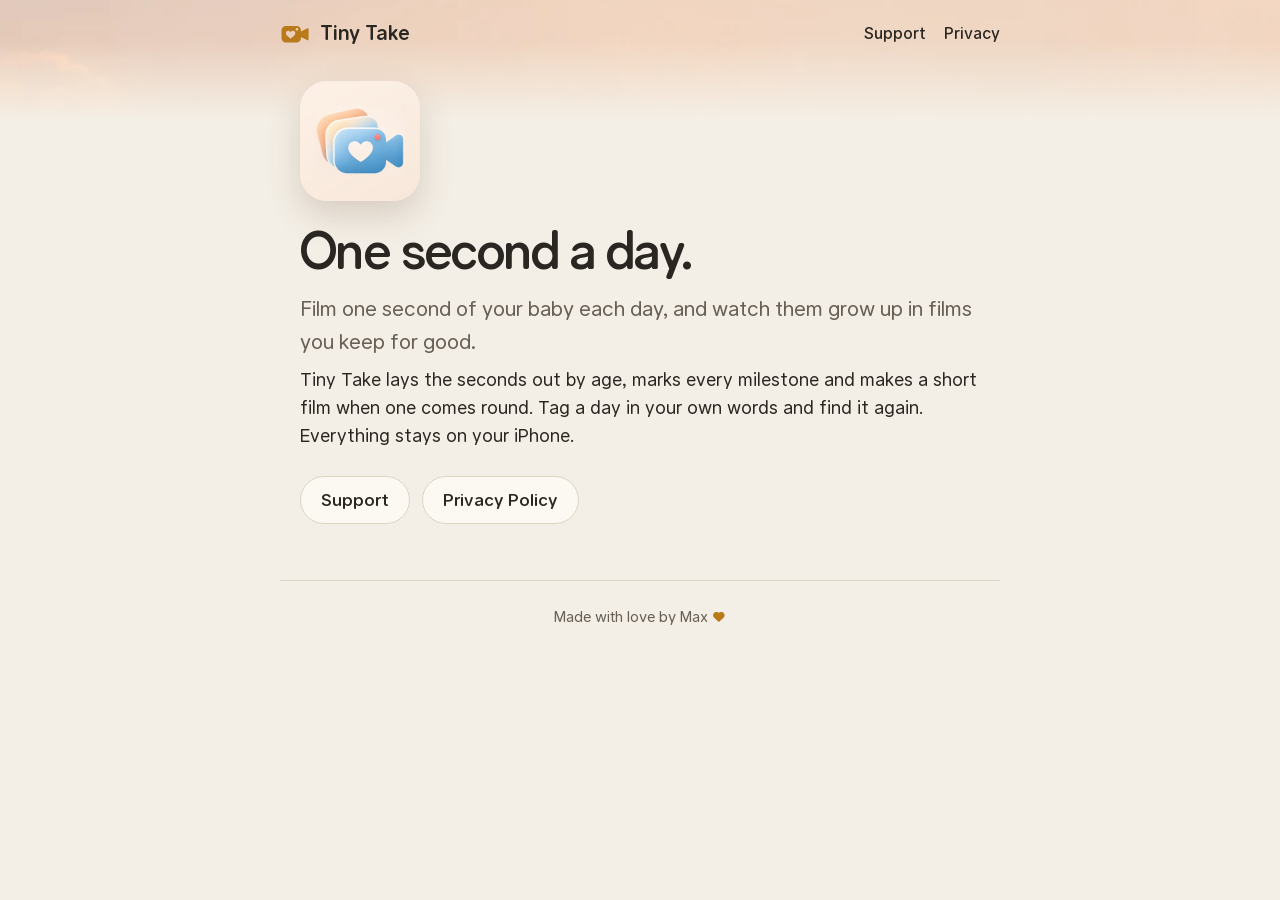
<file: index.html>
<!doctype html>
<html lang="en-GB">
<head>
  <meta charset="utf-8">
  <meta name="viewport" content="width=device-width, initial-scale=1">
  <title>Tiny Take</title>
  <meta name="description" content="Film one second of your baby each day. Tiny Take lays the seconds out by age, marks the milestones and makes short films of the months.">
  <link rel="icon" href="images/favicon.png">
  <link rel="apple-touch-icon" href="images/apple-touch-icon.png">
  <link rel="stylesheet" href="style.css">
</head>
<body>
  <header class="sky">
    <div class="bar">
      <a class="name" href="./"><img src="images/camera.svg" alt="">Tiny Take</a>
      <nav>
        <a href="support.html">Support</a>
        <a href="privacy.html">Privacy</a>
      </nav>
    </div>
  </header>

  <main>
    <img class="icon" src="images/icon.png" alt="The Tiny Take app icon">
    <h1>One second a day.</h1>
    <p class="lead">Film one second of your baby each day, and watch them grow up in films you keep for good.</p>
    <p>Tiny Take lays the seconds out by age, marks every milestone and makes a short film when one comes round. Tag a day in your own words and find it again. Everything stays on your iPhone.</p>
    <div class="links">
      <a href="support.html">Support</a>
      <a href="privacy.html">Privacy Policy</a>
    </div>
  </main>

  <footer>Made with love by Max <span class="heart">&#9829;</span></footer>
</body>
</html>
</file>
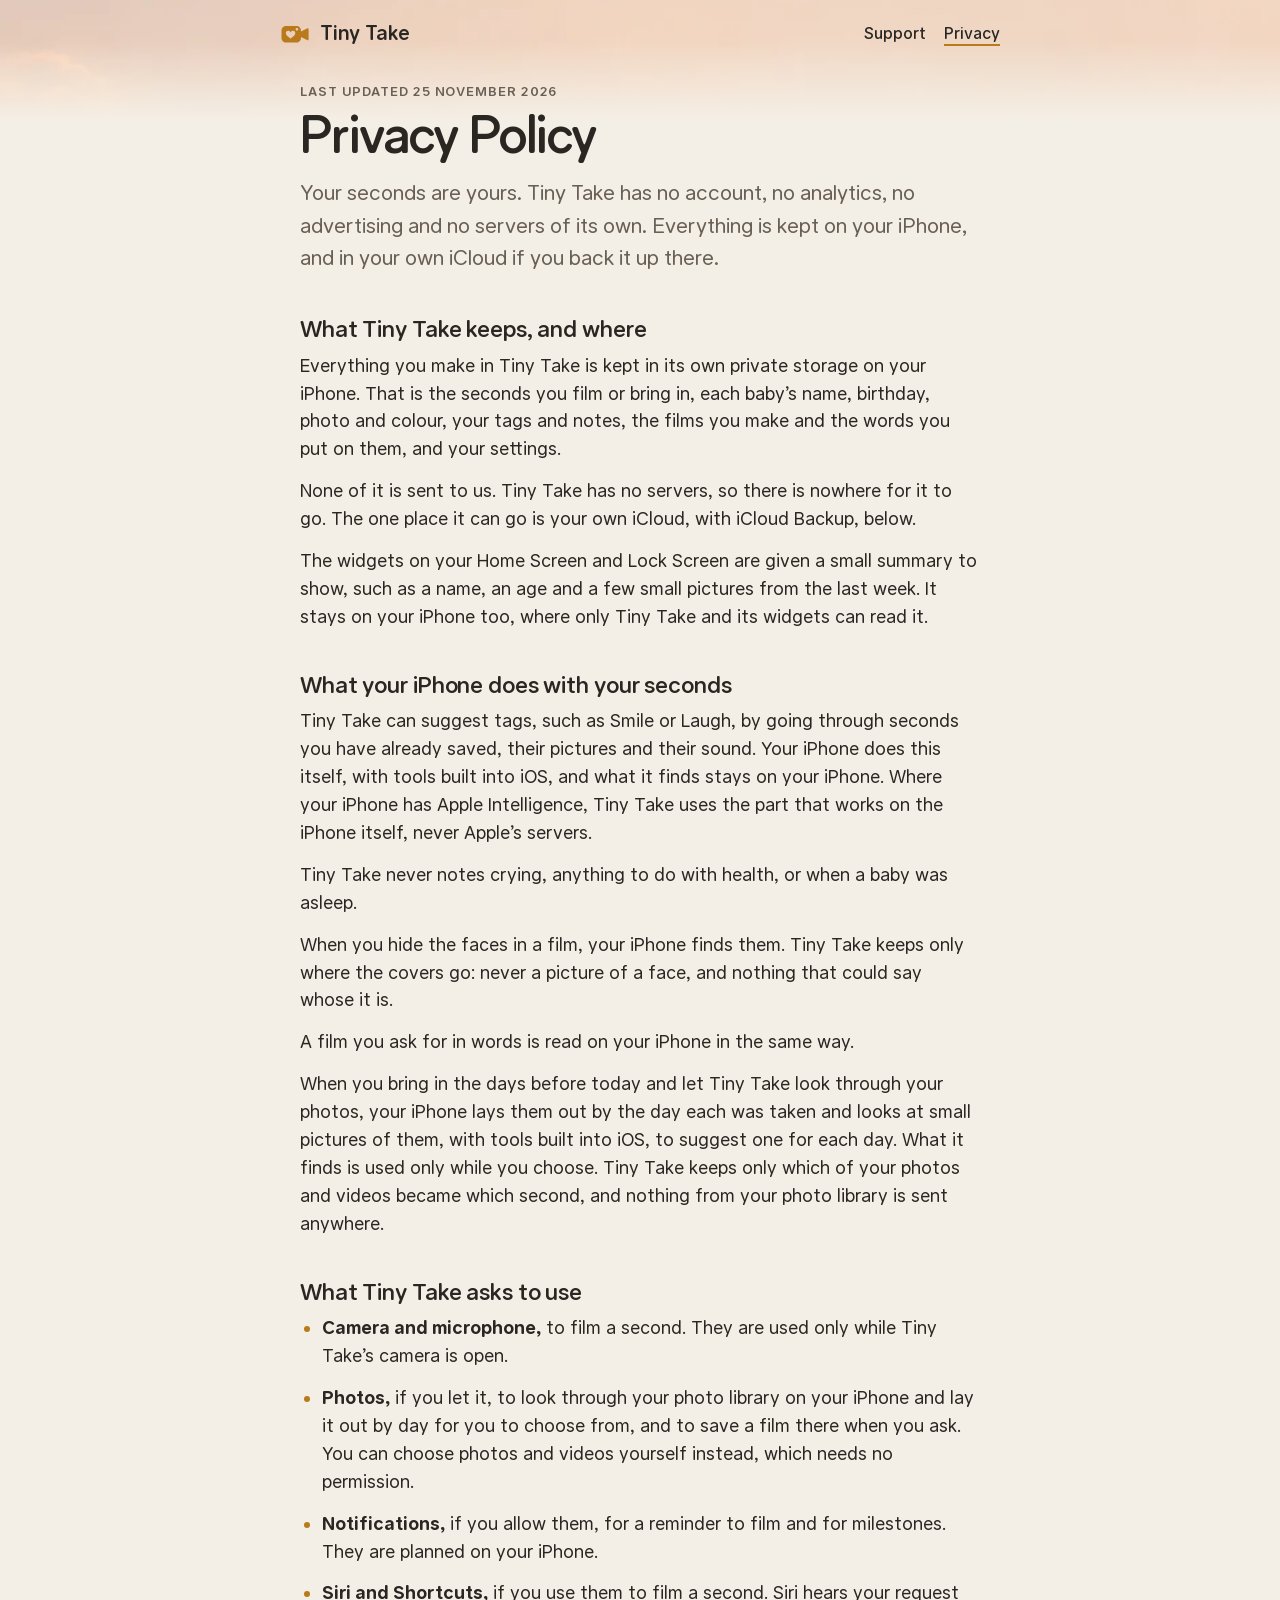
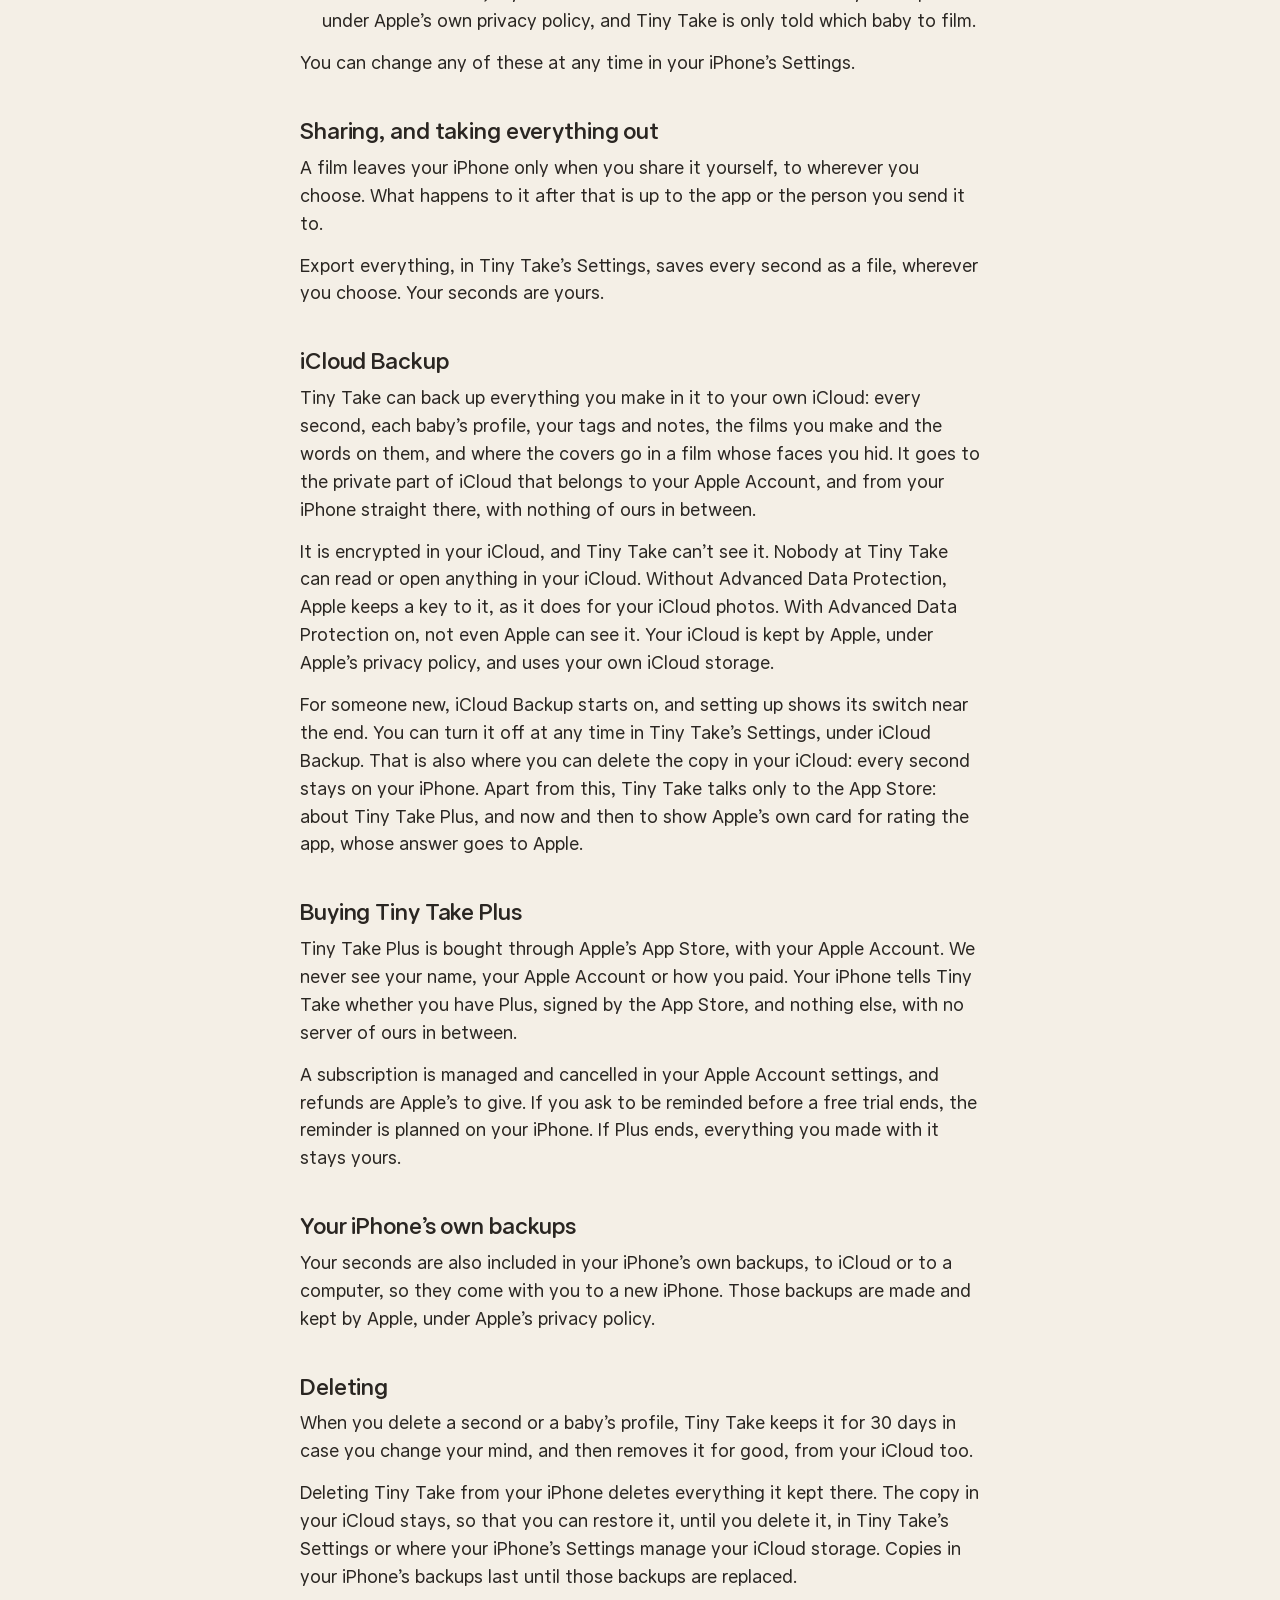
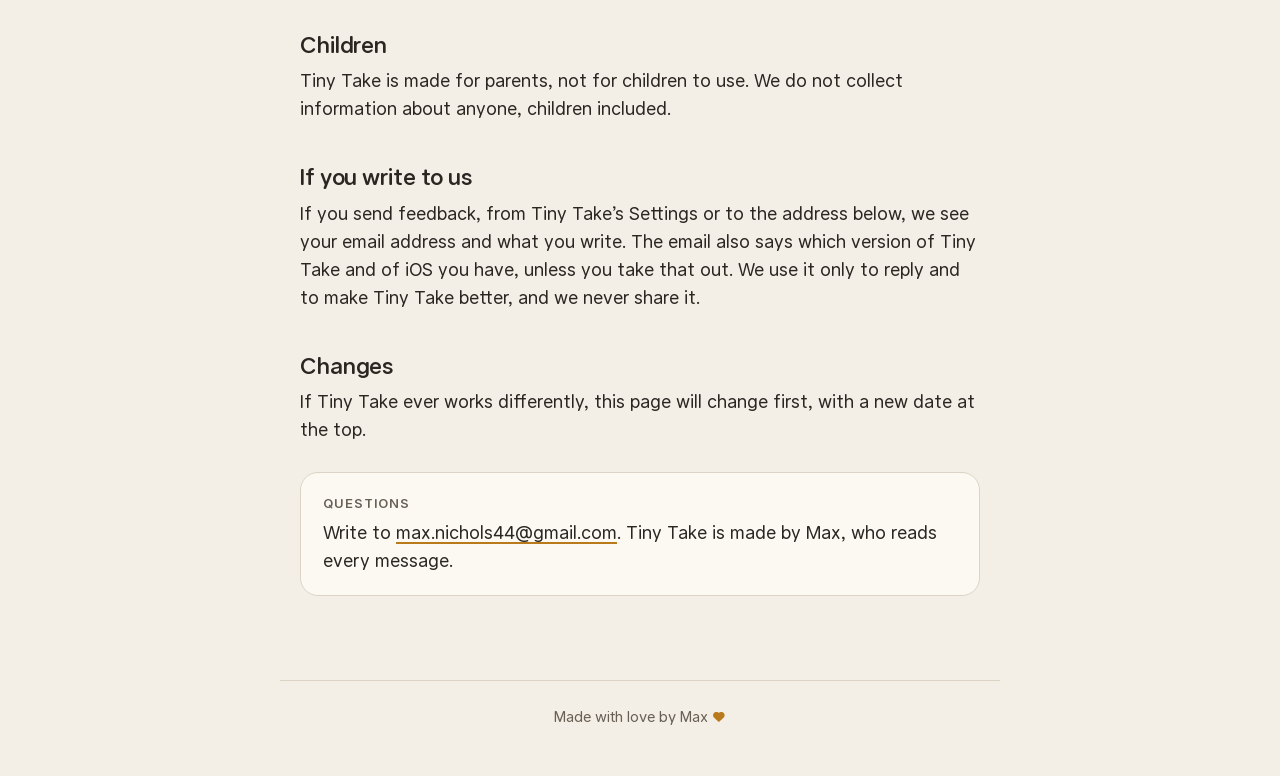
<file: privacy.html>
<!doctype html>
<html lang="en-GB">
<head>
  <meta charset="utf-8">
  <meta name="viewport" content="width=device-width, initial-scale=1">
  <title>Privacy Policy · Tiny Take</title>
  <meta name="description" content="Tiny Take keeps your seconds on your iPhone, and in your own iCloud if you back them up. No account, no analytics, no advertising and no servers of its own.">
  <link rel="icon" href="images/favicon.png">
  <link rel="apple-touch-icon" href="images/apple-touch-icon.png">
  <link rel="stylesheet" href="style.css">
</head>
<body>
  <header class="sky">
    <div class="bar">
      <a class="name" href="./"><img src="images/camera.svg" alt="">Tiny Take</a>
      <nav>
        <a href="support.html">Support</a>
        <a href="privacy.html" aria-current="page">Privacy</a>
      </nav>
    </div>
  </header>

  <main>
    <p class="label">Last updated 25 November 2026</p>
    <h1>Privacy Policy</h1>
    <p class="lead">Your seconds are yours. Tiny Take has no account, no analytics, no advertising and no servers of its own. Everything is kept on your iPhone, and in your own iCloud if you back it up there.</p>

    <h2>What Tiny Take keeps, and where</h2>
    <p>Everything you make in Tiny Take is kept in its own private storage on your iPhone. That is the seconds you film or bring in, each baby’s name, birthday, photo and colour, your tags and notes, the films you make and the words you put on them, and your settings.</p>
    <p>None of it is sent to us. Tiny Take has no servers, so there is nowhere for it to go. The one place it can go is your own iCloud, with iCloud Backup, below.</p>
    <p>The widgets on your Home Screen and Lock Screen are given a small summary to show, such as a name, an age and a few small pictures from the last week. It stays on your iPhone too, where only Tiny Take and its widgets can read it.</p>

    <h2>What your iPhone does with your seconds</h2>
    <p>Tiny Take can suggest tags, such as Smile or Laugh, by going through seconds you have already saved, their pictures and their sound. Your iPhone does this itself, with tools built into iOS, and what it finds stays on your iPhone. Where your iPhone has Apple Intelligence, Tiny Take uses the part that works on the iPhone itself, never Apple’s servers.</p>
    <p>Tiny Take never notes crying, anything to do with health, or when a baby was asleep.</p>
    <p>When you hide the faces in a film, your iPhone finds them. Tiny Take keeps only where the covers go: never a picture of a face, and nothing that could say whose it is.</p>
    <p>A film you ask for in words is read on your iPhone in the same way.</p>
    <p>When you bring in the days before today and let Tiny Take look through your photos, your iPhone lays them out by the day each was taken and looks at small pictures of them, with tools built into iOS, to suggest one for each day. What it finds is used only while you choose. Tiny Take keeps only which of your photos and videos became which second, and nothing from your photo library is sent anywhere.</p>

    <h2>What Tiny Take asks to use</h2>
    <ul>
      <li><strong>Camera and microphone,</strong> to film a second. They are used only while Tiny Take’s camera is open.</li>
      <li><strong>Photos,</strong> if you let it, to look through your photo library on your iPhone and lay it out by day for you to choose from, and to save a film there when you ask. You can choose photos and videos yourself instead, which needs no permission.</li>
      <li><strong>Notifications,</strong> if you allow them, for a reminder to film and for milestones. They are planned on your iPhone.</li>
      <li><strong>Siri and Shortcuts,</strong> if you use them to film a second. Siri hears your request under Apple’s own privacy policy, and Tiny Take is only told which baby to film.</li>
    </ul>
    <p>You can change any of these at any time in your iPhone’s Settings.</p>

    <h2>Sharing, and taking everything out</h2>
    <p>A film leaves your iPhone only when you share it yourself, to wherever you choose. What happens to it after that is up to the app or the person you send it to.</p>
    <p>Export everything, in Tiny Take’s Settings, saves every second as a file, wherever you choose. Your seconds are yours.</p>

    <h2>iCloud Backup</h2>
    <p>Tiny Take can back up everything you make in it to your own iCloud: every second, each baby’s profile, your tags and notes, the films you make and the words on them, and where the covers go in a film whose faces you hid. It goes to the private part of iCloud that belongs to your Apple Account, and from your iPhone straight there, with nothing of ours in between.</p>
    <p>It is encrypted in your iCloud, and Tiny Take can’t see it. Nobody at Tiny Take can read or open anything in your iCloud. Without Advanced Data Protection, Apple keeps a key to it, as it does for your iCloud photos. With Advanced Data Protection on, not even Apple can see it. Your iCloud is kept by Apple, under Apple’s privacy policy, and uses your own iCloud storage.</p>
    <p>For someone new, iCloud Backup starts on, and setting up shows its switch near the end. You can turn it off at any time in Tiny Take’s Settings, under iCloud Backup. That is also where you can delete the copy in your iCloud: every second stays on your iPhone. Apart from this, Tiny Take talks only to the App Store: about Tiny Take Plus, and now and then to show Apple’s own card for rating the app, whose answer goes to Apple.</p>

    <h2>Buying Tiny Take Plus</h2>
    <p>Tiny Take Plus is bought through Apple’s App Store, with your Apple Account. We never see your name, your Apple Account or how you paid. Your iPhone tells Tiny Take whether you have Plus, signed by the App Store, and nothing else, with no server of ours in between.</p>
    <p>A subscription is managed and cancelled in your Apple Account settings, and refunds are Apple’s to give. If you ask to be reminded before a free trial ends, the reminder is planned on your iPhone. If Plus ends, everything you made with it stays yours.</p>

    <h2>Your iPhone’s own backups</h2>
    <p>Your seconds are also included in your iPhone’s own backups, to iCloud or to a computer, so they come with you to a new iPhone. Those backups are made and kept by Apple, under Apple’s privacy policy.</p>

    <h2>Deleting</h2>
    <p>When you delete a second or a baby’s profile, Tiny Take keeps it for 30 days in case you change your mind, and then removes it for good, from your iCloud too.</p>
    <p>Deleting Tiny Take from your iPhone deletes everything it kept there. The copy in your iCloud stays, so that you can restore it, until you delete it, in Tiny Take’s Settings or where your iPhone’s Settings manage your iCloud storage. Copies in your iPhone’s backups last until those backups are replaced.</p>

    <h2>Children</h2>
    <p>Tiny Take is made for parents, not for children to use. We do not collect information about anyone, children included.</p>

    <h2>If you write to us</h2>
    <p>If you send feedback, from Tiny Take’s Settings or to the address below, we see your email address and what you write. The email also says which version of Tiny Take and of iOS you have, unless you take that out. We use it only to reply and to make Tiny Take better, and we never share it.</p>

    <h2>Changes</h2>
    <p>If Tiny Take ever works differently, this page will change first, with a new date at the top.</p>

    <div class="card">
      <p class="label">Questions</p>
      <p>Write to <a href="mailto:max.nichols44@gmail.com">max.nichols44@gmail.com</a>. Tiny Take is made by Max, who reads every message.</p>
    </div>
  </main>

  <footer>Made with love by Max <span class="heart">&#9829;</span></footer>
</body>
</html>
</file>
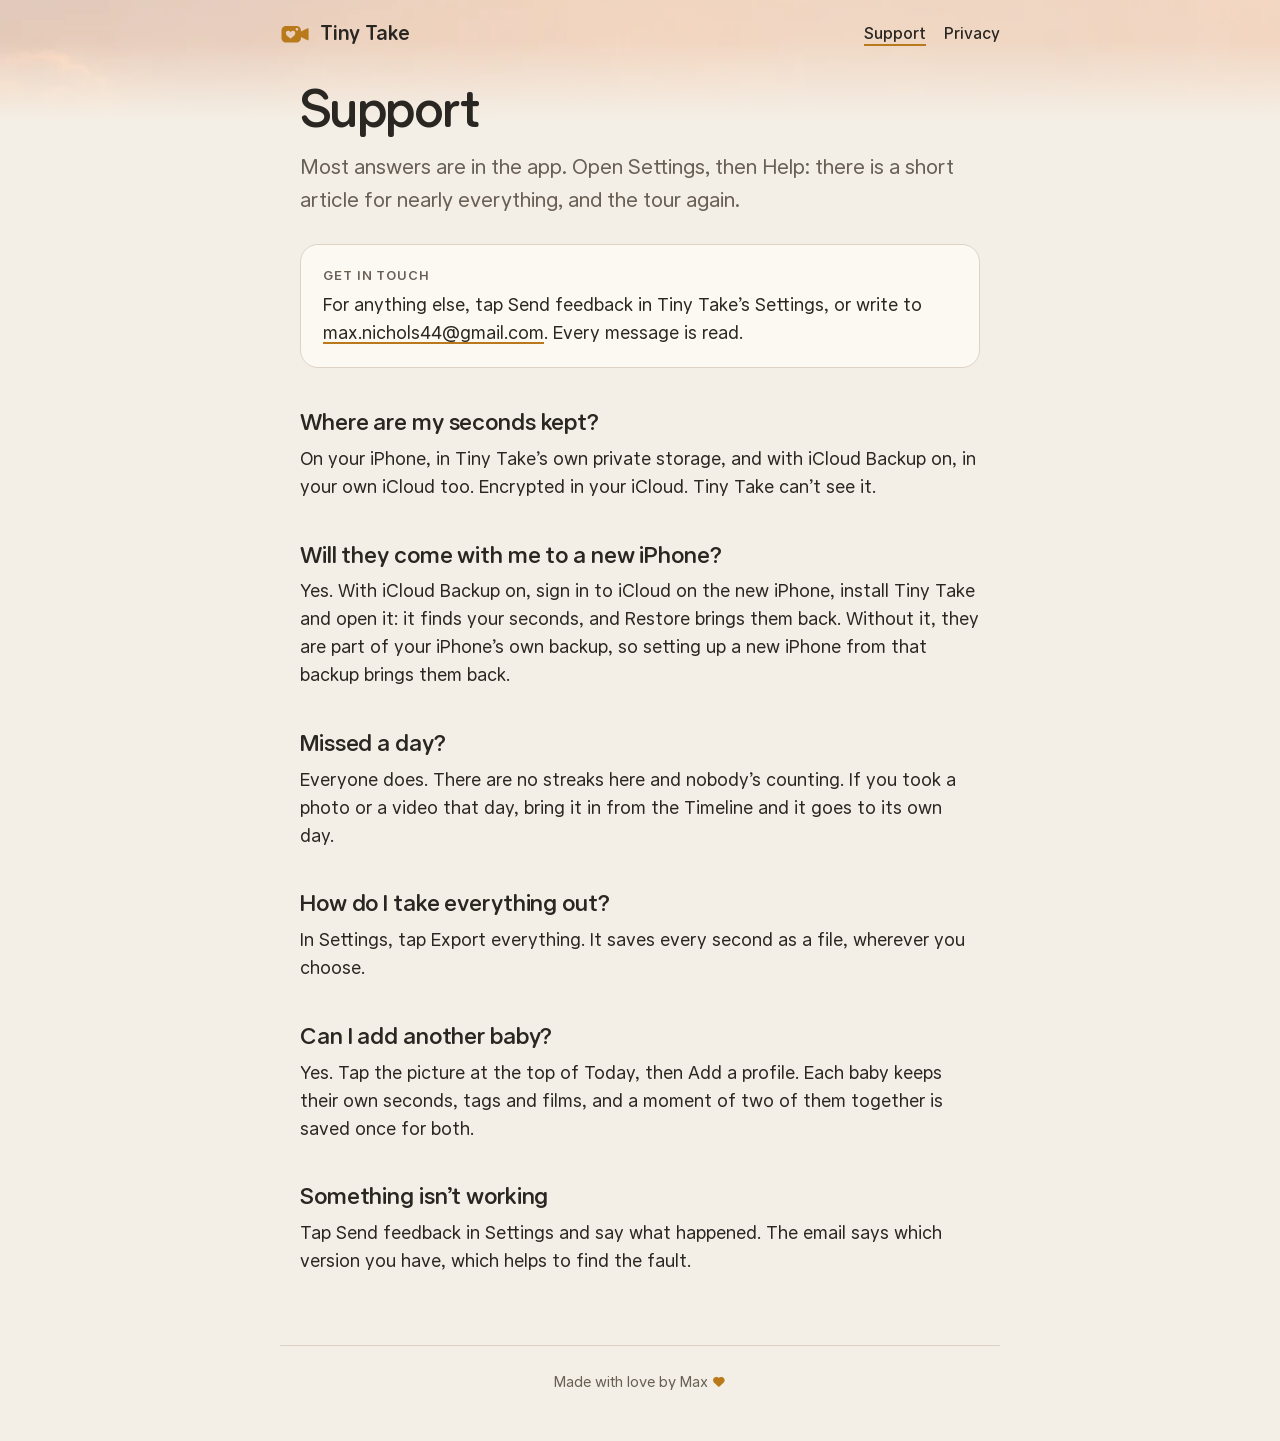
<file: support.html>
<!doctype html>
<html lang="en-GB">
<head>
  <meta charset="utf-8">
  <meta name="viewport" content="width=device-width, initial-scale=1">
  <title>Support · Tiny Take</title>
  <meta name="description" content="Help with Tiny Take, and how to get in touch.">
  <link rel="icon" href="images/favicon.png">
  <link rel="apple-touch-icon" href="images/apple-touch-icon.png">
  <link rel="stylesheet" href="style.css">
</head>
<body>
  <header class="sky">
    <div class="bar">
      <a class="name" href="./"><img src="images/camera.svg" alt="">Tiny Take</a>
      <nav>
        <a href="support.html" aria-current="page">Support</a>
        <a href="privacy.html">Privacy</a>
      </nav>
    </div>
  </header>

  <main>
    <h1>Support</h1>
    <p class="lead">Most answers are in the app. Open Settings, then Help: there is a short article for nearly everything, and the tour again.</p>

    <div class="card">
      <p class="label">Get in touch</p>
      <p>For anything else, tap Send feedback in Tiny Take’s Settings, or write to <a href="mailto:max.nichols44@gmail.com">max.nichols44@gmail.com</a>. Every message is read.</p>
    </div>

    <h2>Where are my seconds kept?</h2>
    <p>On your iPhone, in Tiny Take’s own private storage, and with iCloud Backup on, in your own iCloud too. Encrypted in your iCloud. Tiny Take can’t see it.</p>

    <h2>Will they come with me to a new iPhone?</h2>
    <p>Yes. With iCloud Backup on, sign in to iCloud on the new iPhone, install Tiny Take and open it: it finds your seconds, and Restore brings them back. Without it, they are part of your iPhone’s own backup, so setting up a new iPhone from that backup brings them back.</p>

    <h2>Missed a day?</h2>
    <p>Everyone does. There are no streaks here and nobody’s counting. If you took a photo or a video that day, bring it in from the Timeline and it goes to its own day.</p>

    <h2>How do I take everything out?</h2>
    <p>In Settings, tap Export everything. It saves every second as a file, wherever you choose.</p>

    <h2>Can I add another baby?</h2>
    <p>Yes. Tap the picture at the top of Today, then Add a profile. Each baby keeps their own seconds, tags and films, and a moment of two of them together is saved once for both.</p>

    <h2>Something isn’t working</h2>
    <p>Tap Send feedback in Settings and say what happened. The email says which version you have, which helps to find the fault.</p>
  </main>

  <footer>Made with love by Max <span class="heart">&#9829;</span></footer>
</body>
</html>
</file>
<file: style.css>
/* Tiny Take's web pages, in the app's own look: warm paper, ink, Allo set a fifth rounder than
   it is drawn (as the app sets it), the baby's colour marigold for the camera and the underlines,
   and the warm clouds of the App Store pictures. The colours are the app's own (brand/tokens.json),
   light and dark. */

@font-face {
  font-family: "Allo";
  src: url("fonts/AlloVariable.ttf") format("truetype");
  font-weight: 100 900;
  font-display: swap;
}

:root {
  color-scheme: light dark;
  --paper: #f4efe6;
  --card: #fcf9f3;
  --well: #ebe4d7;
  --ink: #2a2622;
  --ink-secondary: #685f55;
  --hairline: #dcd3c5;
  --marigold: #b87a1a;
  --gold: #ddbb72;
  --sky-fade: rgba(244, 239, 230, 0);
}

@media (prefers-color-scheme: dark) {
  :root {
    --paper: #14110e;
    --card: #1e1a16;
    --well: #1b1713;
    --ink: #ede4d6;
    --ink-secondary: #a99c8b;
    --hairline: #2e2822;
    --marigold: #e6b160;
    --gold: #ebd6a0;
    --sky-fade: rgba(20, 17, 14, 0.55);
  }
}

* { box-sizing: border-box; }

html { -webkit-text-size-adjust: 100%; }

body {
  margin: 0;
  background: var(--paper);
  color: var(--ink);
  font-family: "Allo", ui-rounded, -apple-system, BlinkMacSystemFont, system-ui, sans-serif;
  font-variation-settings: "ROND" 70;
  font-size: 18px;
  line-height: 1.55;
  -webkit-font-smoothing: antialiased;
}

/* The clouds behind the top of every page, fading into the paper. */
.sky {
  background:
    linear-gradient(to bottom, var(--sky-fade) 0%, var(--sky-fade) 35%, var(--paper) 100%),
    url("images/clouds.webp") center 38% / cover no-repeat;
  padding: 18px 20px 72px;
}

.bar {
  max-width: 720px;
  margin: 0 auto;
  display: flex;
  align-items: center;
  justify-content: space-between;
  gap: 16px;
}

.name {
  display: inline-flex;
  align-items: center;
  gap: 10px;
  color: var(--ink);
  text-decoration: none;
  font-weight: 600;
  font-size: 20px;
  letter-spacing: -0.01em;
}

.name img { width: 30px; height: 26px; }

.bar nav { display: flex; gap: 18px; font-size: 16px; }

.bar nav a { color: var(--ink); text-decoration: none; font-weight: 500; }

.bar nav a[aria-current="page"] {
  text-decoration: underline;
  text-decoration-color: var(--marigold);
  text-decoration-thickness: 2px;
  text-underline-offset: 5px;
}

main {
  max-width: 720px;
  margin: -40px auto 0;
  padding: 0 20px 56px;
}

h1 {
  font-size: clamp(36px, 8vw, 52px);
  font-weight: 560;
  letter-spacing: -0.012em;
  line-height: 1.08;
  margin: 0 0 14px;
}

h2 {
  font-size: 23px;
  font-weight: 560;
  letter-spacing: -0.005em;
  line-height: 1.25;
  margin: 40px 0 8px;
}

p, li { margin: 0 0 14px; }

ul { padding-left: 22px; margin: 0 0 14px; }

li::marker { color: var(--marigold); }

.lead { font-size: 21px; color: var(--ink-secondary); margin-bottom: 8px; }

.small { font-size: 15px; color: var(--ink-secondary); }

/* Small capitals, as the app's labels are ("WEEK 3", "TODAY"). */
.label {
  font-size: 13px;
  font-weight: 600;
  letter-spacing: 0.07em;
  text-transform: uppercase;
  color: var(--ink-secondary);
  margin: 0 0 6px;
}

a {
  color: inherit;
  text-decoration: underline;
  text-decoration-color: var(--marigold);
  text-decoration-thickness: 2px;
  text-underline-offset: 3px;
}

.card {
  background: var(--card);
  border: 1px solid var(--hairline);
  border-radius: 18px;
  padding: 20px 22px 6px;
  margin: 28px 0;
}

.icon {
  width: 120px;
  height: 120px;
  border-radius: 27px;
  box-shadow: 0 14px 34px rgba(84, 48, 26, 0.18);
  display: block;
  margin: 0 0 22px;
}

.links { display: flex; flex-wrap: wrap; gap: 12px; margin: 26px 0 0; }

.links a {
  display: inline-block;
  padding: 10px 20px;
  border-radius: 999px;
  background: var(--card);
  border: 1px solid var(--hairline);
  text-decoration: none;
  font-weight: 560;
  font-size: 17px;
}

footer {
  max-width: 720px;
  margin: 0 auto;
  padding: 24px 20px 48px;
  border-top: 1px solid var(--hairline);
  color: var(--ink-secondary);
  font-size: 15px;
  text-align: center;
}

footer .heart { color: var(--marigold); }

@media (max-width: 520px) {
  body { font-size: 17px; }
  .sky { padding: 14px 16px 64px; }
  main { padding: 0 16px 48px; }
  footer { padding: 22px 16px 40px; }
  .bar nav { gap: 14px; font-size: 15px; }
  .name { font-size: 18px; }
  .lead { font-size: 19px; }
}
</file>
